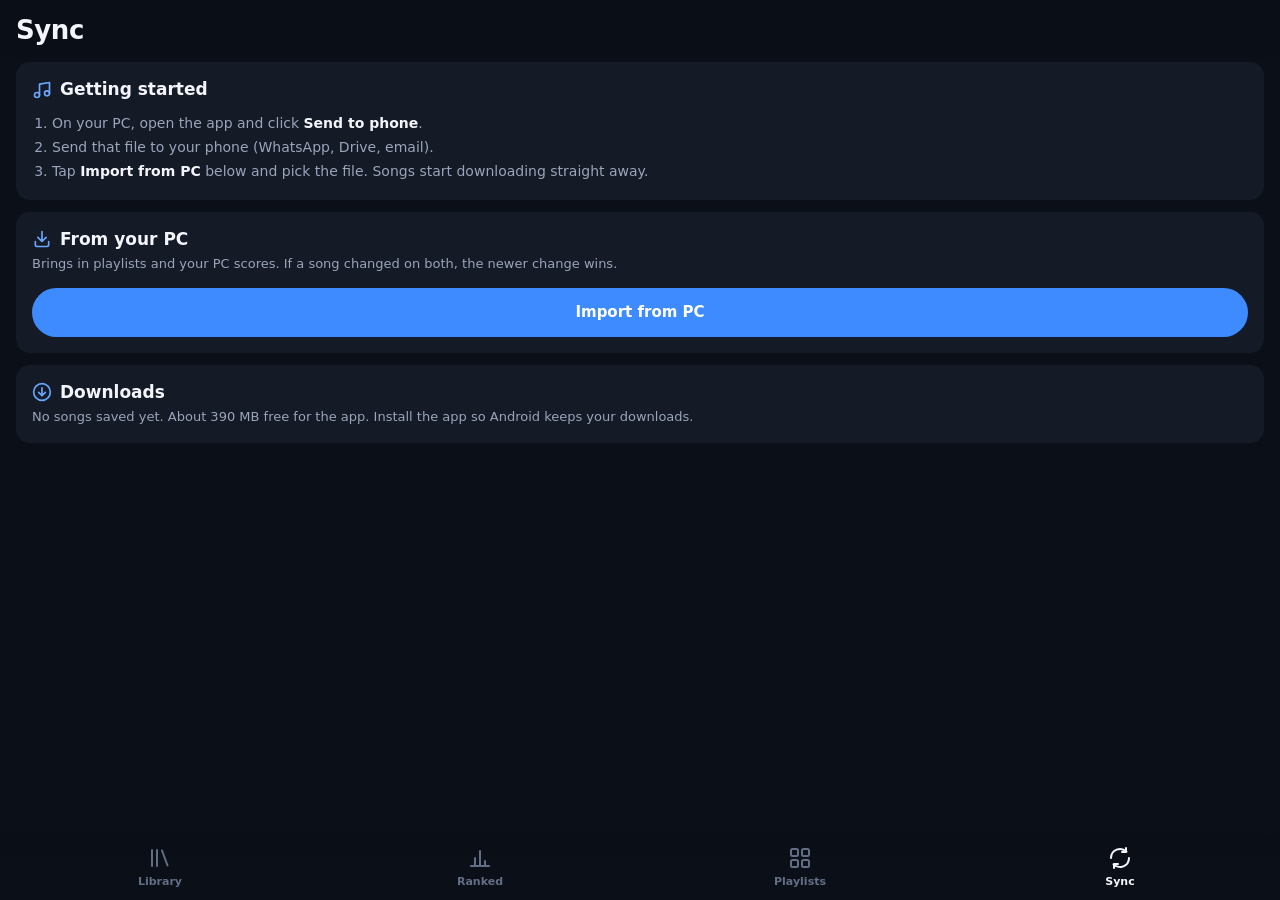
<file: phone/index.html>
<!doctype html>
<html lang="en">
<head>
<meta charset="utf-8">
<meta name="viewport" content="width=device-width, initial-scale=1, viewport-fit=cover">
<meta name="theme-color" content="#0b0f17">
<title>Nick's AniSong</title>
<link rel="manifest" href="manifest.webmanifest">
<link rel="icon" href="icon-192.png">
<link rel="apple-touch-icon" href="icon-192.png">
<link rel="stylesheet" href="style.css">
</head>
<body>
<svg width="0" height="0" style="position:absolute" aria-hidden="true">
  <symbol id="i-play" viewBox="0 0 24 24"><path fill="currentColor" d="M8 5.6v12.8a1 1 0 0 0 1.5.86l10.2-6.4a1 1 0 0 0 0-1.72L9.5 4.74A1 1 0 0 0 8 5.6z"/></symbol>
  <symbol id="i-pause" viewBox="0 0 24 24"><rect fill="currentColor" x="6" y="5" width="4" height="14" rx="1.2"/><rect fill="currentColor" x="14" y="5" width="4" height="14" rx="1.2"/></symbol>
  <symbol id="i-next" viewBox="0 0 24 24"><path fill="currentColor" d="M5 6.2v11.6a.8.8 0 0 0 1.24.67L15 12.67a.8.8 0 0 0 0-1.34L6.24 5.53A.8.8 0 0 0 5 6.2z"/><rect fill="currentColor" x="16.5" y="5.5" width="2.5" height="13" rx="1"/></symbol>
  <symbol id="i-prev" viewBox="0 0 24 24"><path fill="currentColor" d="M19 6.2v11.6a.8.8 0 0 1-1.24.67L9 12.67a.8.8 0 0 1 0-1.34l8.76-5.8A.8.8 0 0 1 19 6.2z"/><rect fill="currentColor" x="5" y="5.5" width="2.5" height="13" rx="1"/></symbol>
  <symbol id="i-shuffle" viewBox="0 0 24 24"><g fill="none" stroke="currentColor" stroke-width="2" stroke-linecap="round" stroke-linejoin="round"><path d="M16 4h4v4M4 20 20 4M20 16v4h-4M15 15l5 5M4 4l5 5"/></g></symbol>
  <symbol id="i-repeat" viewBox="0 0 24 24"><g fill="none" stroke="currentColor" stroke-width="2" stroke-linecap="round" stroke-linejoin="round"><path d="m17 2 4 4-4 4"/><path d="M3 11v-1a4 4 0 0 1 4-4h14M7 22l-4-4 4-4"/><path d="M21 13v1a4 4 0 0 1-4 4H3"/></g></symbol>
  <symbol id="i-repeat1" viewBox="0 0 24 24"><g fill="none" stroke="currentColor" stroke-width="2" stroke-linecap="round" stroke-linejoin="round"><path d="m17 2 4 4-4 4"/><path d="M3 11v-1a4 4 0 0 1 4-4h14M7 22l-4-4 4-4"/><path d="M21 13v1a4 4 0 0 1-4 4H3"/><path d="M11 10h1v4"/></g></symbol>
  <symbol id="i-more" viewBox="0 0 24 24"><circle fill="currentColor" cx="12" cy="5" r="1.8"/><circle fill="currentColor" cx="12" cy="12" r="1.8"/><circle fill="currentColor" cx="12" cy="19" r="1.8"/></symbol>
  <symbol id="i-back" viewBox="0 0 24 24"><path fill="none" stroke="currentColor" stroke-width="2.2" stroke-linecap="round" stroke-linejoin="round" d="m15 18-6-6 6-6"/></symbol>
  <symbol id="i-down" viewBox="0 0 24 24"><path fill="none" stroke="currentColor" stroke-width="2.2" stroke-linecap="round" stroke-linejoin="round" d="m6 9 6 6 6-6"/></symbol>
  <symbol id="i-right" viewBox="0 0 24 24"><path fill="none" stroke="currentColor" stroke-width="2" stroke-linecap="round" stroke-linejoin="round" d="m9 18 6-6-6-6"/></symbol>
  <symbol id="i-dl" viewBox="0 0 24 24"><g fill="none" stroke="currentColor" stroke-width="2" stroke-linecap="round" stroke-linejoin="round"><circle cx="12" cy="12" r="10"/><path d="M12 7v9M8 12.5l4 4 4-4"/></g></symbol>
  <symbol id="i-done" viewBox="0 0 24 24"><circle fill="currentColor" cx="12" cy="12" r="10"/><path fill="none" stroke="#0b0f17" stroke-width="2.4" stroke-linecap="round" stroke-linejoin="round" d="M8 12.5l2.8 2.8L16.5 9"/></symbol>
  <symbol id="i-stop" viewBox="0 0 24 24"><g fill="none" stroke="currentColor" stroke-width="2"><circle cx="12" cy="12" r="10"/></g><rect fill="currentColor" x="9" y="9" width="6" height="6" rx="1"/></symbol>
  <symbol id="i-trash" viewBox="0 0 24 24"><g fill="none" stroke="currentColor" stroke-width="2" stroke-linecap="round" stroke-linejoin="round"><path d="M3 6h18M8 6V4h8v2M19 6l-1 14H6L5 6M10 11v6M14 11v6"/></g></symbol>
  <symbol id="i-queue" viewBox="0 0 24 24"><g fill="none" stroke="currentColor" stroke-width="2" stroke-linecap="round" stroke-linejoin="round"><path d="M3 6h12M3 12h12M3 18h8M17 13v8M17 13l4-1.5"/></g></symbol>
  <symbol id="i-playnext" viewBox="0 0 24 24"><g fill="none" stroke="currentColor" stroke-width="2" stroke-linecap="round" stroke-linejoin="round"><path d="M3 6h11M3 12h7M3 18h7"/></g><path fill="currentColor" d="M14 11.2v7.6a.6.6 0 0 0 .9.5l6-3.8a.6.6 0 0 0 0-1l-6-3.8a.6.6 0 0 0-.9.5z"/></symbol>
  <symbol id="i-addq" viewBox="0 0 24 24"><g fill="none" stroke="currentColor" stroke-width="2" stroke-linecap="round" stroke-linejoin="round"><path d="M3 6h12M3 12h12M3 18h7M18 15v6M15 18h6"/></g></symbol>
  <symbol id="i-star" viewBox="0 0 24 24"><path fill="currentColor" d="M12 2.8l2.8 5.7 6.3.9-4.55 4.43 1.07 6.27L12 17.13 6.38 20.1l1.07-6.27L2.9 9.4l6.3-.9z"/></symbol>
  <symbol id="i-moon" viewBox="0 0 24 24"><path fill="none" stroke="currentColor" stroke-width="2" stroke-linecap="round" stroke-linejoin="round" d="M20.5 14.5A8.5 8.5 0 1 1 9.5 3.5a6.6 6.6 0 0 0 11 11z"/></symbol>
  <symbol id="i-file" viewBox="0 0 24 24"><g fill="none" stroke="currentColor" stroke-width="2" stroke-linecap="round" stroke-linejoin="round"><path d="M14 3H6a1 1 0 0 0-1 1v16a1 1 0 0 0 1 1h12a1 1 0 0 0 1-1V8z"/><path d="M14 3v5h5"/><circle cx="10.5" cy="16" r="1.8"/><path d="M12.3 16V10l3 1"/></g></symbol>
  <symbol id="i-yt" viewBox="0 0 24 24"><rect fill="currentColor" x="2" y="5" width="20" height="14" rx="4.5"/><path fill="#0b0f17" d="M10 8.8v6.4l5.4-3.2z"/></symbol>
  <symbol id="i-folder" viewBox="0 0 24 24"><path fill="currentColor" d="M3 6.5A1.5 1.5 0 0 1 4.5 5h4.6l2 2h8.4A1.5 1.5 0 0 1 21 8.5v9a1.5 1.5 0 0 1-1.5 1.5h-15A1.5 1.5 0 0 1 3 17.5z"/></symbol>
  <symbol id="i-music" viewBox="0 0 24 24"><g fill="none" stroke="currentColor" stroke-width="2" stroke-linecap="round" stroke-linejoin="round"><path d="M9 18V5l12-2v13"/><circle cx="6" cy="18" r="3"/><circle cx="18" cy="16" r="3"/></g></symbol>
  <symbol id="i-library" viewBox="0 0 24 24"><g fill="none" stroke="currentColor" stroke-width="2" stroke-linecap="round" stroke-linejoin="round"><path d="M4 4v16M9 4v16M14 4.5l5.5 15"/></g></symbol>
  <symbol id="i-chart" viewBox="0 0 24 24"><g fill="none" stroke="currentColor" stroke-width="2" stroke-linecap="round" stroke-linejoin="round"><path d="M7 20V12M12 20V5M17 20v-5M3 20h18"/></g></symbol>
  <symbol id="i-lists" viewBox="0 0 24 24"><g fill="none" stroke="currentColor" stroke-width="2" stroke-linecap="round" stroke-linejoin="round"><rect x="3" y="3" width="7" height="7" rx="1.5"/><rect x="14" y="3" width="7" height="7" rx="1.5"/><rect x="3" y="14" width="7" height="7" rx="1.5"/><rect x="14" y="14" width="7" height="7" rx="1.5"/></g></symbol>
  <symbol id="i-sync" viewBox="0 0 24 24"><g fill="none" stroke="currentColor" stroke-width="2" stroke-linecap="round" stroke-linejoin="round"><path d="M21 12a9 9 0 0 1-15.5 6.2M3 12A9 9 0 0 1 18.5 5.8M18 2v4h-4M6 22v-4h4"/></g></symbol>
  <symbol id="i-search" viewBox="0 0 24 24"><g fill="none" stroke="currentColor" stroke-width="2" stroke-linecap="round"><circle cx="11" cy="11" r="7"/><path d="m20 20-3.5-3.5"/></g></symbol>
  <symbol id="i-upload" viewBox="0 0 24 24"><g fill="none" stroke="currentColor" stroke-width="2" stroke-linecap="round" stroke-linejoin="round"><path d="M12 15V3M7 8l5-5 5 5M4 15v4a2 2 0 0 0 2 2h12a2 2 0 0 0 2-2v-4"/></g></symbol>
  <symbol id="i-import" viewBox="0 0 24 24"><g fill="none" stroke="currentColor" stroke-width="2" stroke-linecap="round" stroke-linejoin="round"><path d="M12 3v12M7 10l5 5 5-5M4 15v4a2 2 0 0 0 2 2h12a2 2 0 0 0 2-2v-4"/></g></symbol>
  <symbol id="i-up" viewBox="0 0 24 24"><path fill="none" stroke="currentColor" stroke-width="2.2" stroke-linecap="round" stroke-linejoin="round" d="m6 15 6-6 6 6"/></symbol>
  <symbol id="i-x" viewBox="0 0 24 24"><path fill="none" stroke="currentColor" stroke-width="2.2" stroke-linecap="round" d="M6 6l12 12M18 6 6 18"/></symbol>
</svg>

<header id="top">
  <button class="icon" id="back" aria-label="Back" hidden><svg><use href="#i-back"/></svg></button>
  <h1 id="title">Library</h1>
  <span class="grow"></span>
  <span id="topExtra"></span>
</header>

<main id="view"></main>

<div id="mini" hidden>
  <img id="miniCover" alt="">
  <div class="meta" id="miniOpen"><div class="t" id="miniTitle"></div><div class="s" id="miniSub"></div></div>
  <button class="icon" id="miniPlay" aria-label="Play or pause"><svg><use href="#i-play"/></svg></button>
  <button class="icon" id="miniNext" aria-label="Next"><svg><use href="#i-next"/></svg></button>
  <div id="miniBar"><i></i></div>
</div>

<nav id="tabs">
  <button data-tab="library" class="on"><svg><use href="#i-library"/></svg>Library</button>
  <button data-tab="ranked"><svg><use href="#i-chart"/></svg>Ranked</button>
  <button data-tab="lists"><svg><use href="#i-lists"/></svg>Playlists</button>
  <button data-tab="sync"><svg><use href="#i-sync"/></svg>Sync<b id="badge" hidden></b></button>
</nav>

<section id="player" class="layer" hidden>
  <div class="phead"><button class="icon" data-back aria-label="Close"><svg><use href="#i-down"/></svg></button>
    <div class="grow pfrom" id="pFrom"></div>
    <button class="icon" id="pMore" aria-label="More"><svg><use href="#i-more"/></svg></button></div>
  <div id="pMain">
    <div id="pArt"><img id="pCover" alt=""><div id="pYT"><div id="ytFrame"></div></div></div>
    <div class="prow">
      <div class="meta"><div class="ptitle" id="pTitle"></div><div class="psub" id="pSub"></div></div>
      <button class="pscore" id="pScore" aria-label="Rate this song"></button>
    </div>
    <input type="range" id="pSeek" min="0" max="1000" value="0" aria-label="Seek">
    <div class="ptimes"><span id="pNow">0:00</span><span id="pDur">0:00</span></div>
    <div class="pctl">
      <button class="icon sm" id="pShuffle" aria-label="Shuffle"><svg><use href="#i-shuffle"/></svg></button>
      <button class="icon md" id="pPrev" aria-label="Previous"><svg><use href="#i-prev"/></svg></button>
      <button class="icon big" id="pPlay" aria-label="Play or pause"><svg><use href="#i-play"/></svg></button>
      <button class="icon md" id="pNext" aria-label="Next"><svg><use href="#i-next"/></svg></button>
      <button class="icon sm" id="pRepeat" aria-label="Repeat"><svg><use href="#i-repeat"/></svg></button>
    </div>
  </div>
  <div id="pQueue" hidden></div>
  <div class="pfoot">
    <button class="icon sm" id="pSleep" aria-label="Sleep timer"><svg><use href="#i-moon"/></svg><span id="pSleepTxt"></span></button>
    <span class="grow"></span>
    <button class="icon sm" id="pQueueBtn" aria-label="Queue"><svg><use href="#i-queue"/></svg></button>
  </div>
</section>

<section id="rate" class="layer" hidden>
  <div class="phead"><button class="icon" data-back aria-label="Close"><svg><use href="#i-down"/></svg></button>
    <div class="grow pfrom" id="rCount"></div></div>
  <div id="rBody"></div>
</section>

<div id="shade" hidden></div>
<div id="menu" hidden></div>
<div id="toast"></div>
<input type="file" id="importFile" accept=".json,application/json" hidden>
<input type="file" id="audioFile" accept="audio/*" hidden>
<script src="app.js"></script>
</body>
</html>
</file>
<file: phone/style.css>
:root {
  --bg: #0b0f17; --raise: #141a26; --raise2: #1c2433; --raise3: #263045; --line: rgba(255,255,255,.07);
  --text: #f3f5fa; --muted: #9aa5ba; --faint: #626e85;
  --accent: #3d8bff; --accent2: #6aa6ff; --gold: #ffcb5c; --bad: #ff6b6b;
  --tint: 40, 70, 130; --nav: 64px; --mini: 0px;
}
* { box-sizing: border-box; -webkit-tap-highlight-color: transparent; }
html, body { margin: 0; background: var(--bg); color: var(--text); overscroll-behavior-y: contain; }
body { font: 15px/1.4 Inter, system-ui, -apple-system, "Segoe UI", Roboto, sans-serif; -webkit-font-smoothing: antialiased; }
body.mini { --mini: 68px; }
button, input, select, textarea { font: inherit; color: inherit; }
button { cursor: pointer; background: none; border: 0; padding: 0; }
[hidden] { display: none !important; }
svg { width: 24px; height: 24px; flex: none; }
.grow { flex: 1; min-width: 0; }
.sub { color: var(--muted); font-size: 13px; }

/* ---------- top bar ---------- */
header { position: sticky; top: 0; z-index: 5; display: flex; align-items: center; gap: 6px;
         padding: calc(12px + env(safe-area-inset-top)) 16px 10px; background: rgba(11,15,23,.92); backdrop-filter: blur(14px); }
header h1 { font-size: 26px; font-weight: 800; letter-spacing: -.4px; margin: 0; white-space: nowrap; overflow: hidden; text-overflow: ellipsis; }
#back { margin-left: -10px; }
main { padding: 4px 16px calc(var(--nav) + var(--mini) + 28px + env(safe-area-inset-bottom)); }

.icon { width: 42px; height: 42px; border-radius: 50%; display: inline-grid; place-items: center; flex: none; color: var(--text); transition: transform .12s; }
.icon:active { transform: scale(.9); }
.icon.sm { color: var(--muted); } .icon.sm.on { color: var(--accent2); }
.icon.sm svg { width: 22px; height: 22px; }
.icon.md svg { width: 34px; height: 34px; }
.icon.big { width: 68px; height: 68px; background: var(--text); color: var(--bg); }
.icon.big svg { width: 30px; height: 30px; }
.icon.round { width: 52px; height: 52px; background: var(--accent); color: #fff; box-shadow: 0 6px 20px rgba(61,139,255,.35); }
.icon.round svg { width: 24px; height: 24px; }

.btn { display: inline-flex; align-items: center; justify-content: center; gap: 8px; padding: 10px 16px; border-radius: 999px;
       background: var(--raise2); font-weight: 650; font-size: 14px; white-space: nowrap; }
.btn svg { width: 18px; height: 18px; }
.btn.primary { background: var(--accent); color: #fff; }
.btn.light { background: var(--text); color: var(--bg); }
.btn.wide { width: 100%; padding: 14px; font-size: 15px; }
.btn:disabled { opacity: .4; }
.btn:active { transform: scale(.97); }
.chips { display: flex; gap: 8px; overflow-x: auto; scrollbar-width: none; margin: 4px -16px 14px; padding: 0 16px; }
.chip { padding: 7px 14px; border-radius: 999px; background: var(--raise2); font-size: 13px; font-weight: 600; white-space: nowrap; flex: none; }
.chip.on { background: var(--accent); color: #fff; }
.search { display: flex; align-items: center; gap: 10px; padding: 0 14px; height: 44px; border-radius: 10px; background: var(--raise2); margin-bottom: 12px; color: var(--muted); }
.search input { flex: 1; background: none; border: 0; outline: none; color: var(--text); height: 100%; }
.search svg { width: 20px; height: 20px; }
.actions { display: flex; align-items: center; gap: 10px; margin: 2px 0 14px; }

/* ---------- song rows ---------- */
.song { display: flex; align-items: center; gap: 12px; padding: 7px 0; min-height: 64px; border-radius: 10px; }
.song:active { background: var(--raise); }
.song.now .t { color: var(--accent2); }
.song.off { opacity: .42; }
.cv { width: 50px; height: 50px; border-radius: 6px; object-fit: cover; flex: none; background: var(--raise3) center/24px no-repeat; }
img.ph { background-image: url("data:image/svg+xml,%3Csvg xmlns='http://www.w3.org/2000/svg' viewBox='0 0 24 24' fill='none' stroke='%23626e85' stroke-width='2' stroke-linecap='round'%3E%3Cpath d='M9 18V5l12-2v13'/%3E%3Ccircle cx='6' cy='18' r='3'/%3E%3Ccircle cx='18' cy='16' r='3'/%3E%3C/svg%3E"); background-repeat: no-repeat; background-position: center; background-size: 30%; }
.meta { flex: 1; min-width: 0; }
.t { font-weight: 600; white-space: nowrap; overflow: hidden; text-overflow: ellipsis; }
.s { color: var(--muted); font-size: 13px; margin-top: 2px; white-space: nowrap; overflow: hidden; text-overflow: ellipsis; display: flex; align-items: center; gap: 5px; }
.s svg { width: 14px; height: 14px; }
.s .got { color: var(--accent2); } .s .yt { color: #ff5c5c; }
.rank { width: 22px; text-align: center; color: var(--faint); font-weight: 700; font-size: 14px; flex: none; }
.score { min-width: 34px; text-align: right; font-weight: 700; color: var(--gold); flex: none; font-variant-numeric: tabular-nums; }
.score.none { color: var(--faint); font-weight: 500; }
.more { width: 34px; height: 44px; color: var(--muted); display: grid; place-items: center; flex: none; }
.more svg { width: 20px; height: 20px; }
.nudge { display: flex; flex-direction: column; flex: none; }
.nudge button { width: 26px; height: 20px; color: var(--muted); display: grid; place-items: center; }
.nudge svg { width: 16px; height: 16px; }

/* ---------- playlists ---------- */
.grid { display: grid; grid-template-columns: repeat(2, 1fr); gap: 16px 14px; }
.tile { text-align: left; min-width: 0; }
.tile .art { position: relative; aspect-ratio: 1; border-radius: 8px; overflow: hidden; background: var(--raise2); display: grid; grid-template-columns: 1fr 1fr; box-shadow: 0 8px 24px rgba(0,0,0,.35); }
.tile .art img { width: 100%; height: 100%; object-fit: cover; display: block; }
.tile .art.one { grid-template-columns: 1fr; }
.tile .art.fold { display: grid; place-items: center; background: linear-gradient(140deg, #24324f, #18202f); color: var(--accent2); grid-template-columns: 1fr; }
.tile .art.fold svg { width: 46%; height: 46%; }
.tile .art.star { display: grid; place-items: center; background: linear-gradient(140deg, #3d8bff, #7b4dff); color: #fff; grid-template-columns: 1fr; }
.tile .art.star svg { width: 42%; height: 42%; }
.tile .name { font-weight: 650; margin-top: 8px; white-space: nowrap; overflow: hidden; text-overflow: ellipsis; }
.tile .info { color: var(--muted); font-size: 12.5px; margin-top: 2px; }
.tile .bar { position: absolute; left: 8px; right: 8px; bottom: 8px; height: 4px; border-radius: 2px; background: rgba(0,0,0,.5); overflow: hidden; }
.tile .bar i { display: block; height: 100%; background: var(--accent2); }
.crumbs { color: var(--muted); font-size: 13px; margin: -4px 0 12px; }

.hero { margin: -4px -16px 6px; padding: 8px 16px 14px; background: linear-gradient(180deg, rgba(var(--tint), .55), transparent); }
.hero .art { width: 190px; height: 190px; margin: 6px auto 16px; border-radius: 6px; overflow: hidden; display: grid; grid-template-columns: 1fr 1fr;
             box-shadow: 0 16px 40px rgba(0,0,0,.5); background: var(--raise2); }
.hero .art.one { grid-template-columns: 1fr; }
.hero .art img { width: 100%; height: 100%; object-fit: cover; display: block; }
.hero h2 { font-size: 24px; margin: 0; font-weight: 800; letter-spacing: -.3px; }
.hero .info { color: var(--muted); font-size: 13px; margin-top: 4px; }
.prog { height: 3px; border-radius: 2px; background: var(--raise3); overflow: hidden; margin: 0 0 12px; }
.prog i { display: block; height: 100%; background: var(--accent2); transition: width .3s; }
.dlring { position: relative; }
.dlring small { position: absolute; inset: 0; display: grid; place-items: center; font-size: 9px; font-weight: 700; }

.card { background: var(--raise); border-radius: 14px; padding: 16px; margin-bottom: 12px; }
.card h3 { margin: 0 0 4px; font-size: 17px; display: flex; align-items: center; gap: 8px; }
.card h3 svg { width: 20px; height: 20px; color: var(--accent2); }
.empty { text-align: center; color: var(--muted); padding: 56px 24px; line-height: 1.6; }
.empty svg { width: 46px; height: 46px; color: var(--faint); margin-bottom: 10px; }
.empty b { color: var(--text); display: block; font-size: 18px; margin-bottom: 6px; }
.steps { margin: 10px 0 0; padding-left: 20px; color: var(--muted); font-size: 14px; line-height: 1.7; }
.steps b { color: var(--text); }
select.sel { appearance: none; padding: 8px 30px 8px 14px; border-radius: 999px; background: var(--raise2) url("data:image/svg+xml,%3Csvg xmlns='http://www.w3.org/2000/svg' viewBox='0 0 24 24' fill='none' stroke='%239aa5ba' stroke-width='2.5' stroke-linecap='round'%3E%3Cpath d='m6 9 6 6 6-6'/%3E%3C/svg%3E") right 10px center/14px no-repeat; border: 0; font-size: 13px; font-weight: 600; max-width: 62vw; }

/* ---------- mini player + tabs ---------- */
#mini { position: fixed; left: 8px; right: 8px; bottom: calc(var(--nav) + 6px + env(safe-area-inset-bottom)); z-index: 6;
        display: flex; align-items: center; gap: 10px; padding: 8px 6px 8px 8px; border-radius: 10px;
        background: #1c2638; background: color-mix(in srgb, rgb(var(--tint)) 45%, #161d2b);
        box-shadow: 0 8px 28px rgba(0,0,0,.45); overflow: hidden; }
#mini img { width: 44px; height: 44px; border-radius: 6px; object-fit: cover; background-color: var(--raise3); }
#mini .t { font-size: 14px; } #mini .s { font-size: 12.5px; }
#miniBar { position: absolute; left: 8px; right: 8px; bottom: 0; height: 2px; background: rgba(255,255,255,.15); }
#miniBar i { display: block; height: 100%; width: 0; background: var(--text); }
#tabs { position: fixed; left: 0; right: 0; bottom: 0; z-index: 6; display: flex; height: calc(var(--nav) + env(safe-area-inset-bottom));
        padding-bottom: env(safe-area-inset-bottom); background: linear-gradient(180deg, rgba(11,15,23,.85), #0b0f17 40%); backdrop-filter: blur(10px); }
#tabs button { flex: 1; display: flex; flex-direction: column; align-items: center; justify-content: center; gap: 4px;
               font-size: 11px; font-weight: 600; color: var(--faint); position: relative; }
#tabs button.on { color: var(--text); }
#badge { position: absolute; top: 7px; left: calc(50% + 6px); background: var(--bad); color: #fff; font-size: 10px; min-width: 17px;
         height: 17px; line-height: 17px; border-radius: 9px; padding: 0 4px; }

/* ---------- full player + rate ---------- */
.layer { position: fixed; inset: 0; z-index: 10; overflow-y: auto; padding: env(safe-area-inset-top) 22px calc(22px + env(safe-area-inset-bottom));
         background: linear-gradient(180deg, color-mix(in srgb, rgb(var(--tint)) 70%, #0b0f17) 0%, #0b0f17 78%); }
.phead { display: flex; align-items: center; height: 58px; gap: 4px; }
.phead .icon:first-child { margin-left: -10px; }
.pfrom { text-align: center; font-size: 12px; font-weight: 700; letter-spacing: .8px; text-transform: uppercase; color: rgba(255,255,255,.75);
         white-space: nowrap; overflow: hidden; text-overflow: ellipsis; }
#pMain { display: flex; flex-direction: column; max-width: 440px; margin: 0 auto; }
#pArt { position: relative; width: 100%; aspect-ratio: 1; margin: 14px 0 26px; }
#pCover { width: 100%; height: 100%; border-radius: 8px; object-fit: cover; background-color: var(--raise2); box-shadow: 0 18px 50px rgba(0,0,0,.5); }
#pYT { display: none; position: absolute; inset: 15% 0; border-radius: 8px; overflow: hidden; background: #000; box-shadow: 0 18px 50px rgba(0,0,0,.5); }
#pYT iframe { width: 100%; height: 100%; border: 0; display: block; }
#player.yt #pYT { display: block; } #player.yt #pCover { visibility: hidden; }
.prow { display: flex; align-items: center; gap: 12px; }
.ptitle { font-size: 22px; font-weight: 800; letter-spacing: -.3px; white-space: nowrap; overflow: hidden; text-overflow: ellipsis; }
.psub { color: rgba(255,255,255,.7); margin-top: 3px; white-space: nowrap; overflow: hidden; text-overflow: ellipsis; }
.pscore { display: flex; align-items: center; gap: 5px; padding: 8px 12px; border-radius: 999px; background: rgba(255,255,255,.1); color: var(--gold); font-weight: 800; flex: none; }
.pscore svg { width: 16px; height: 16px; }
.pscore.none { color: rgba(255,255,255,.75); font-weight: 600; font-size: 13px; }
input[type=range] { -webkit-appearance: none; appearance: none; background: transparent; width: 100%; height: 24px; --p: 0%; }
input[type=range]::-webkit-slider-runnable-track { height: 4px; border-radius: 2px; background: linear-gradient(90deg, var(--text) var(--p), rgba(255,255,255,.22) var(--p)); }
input[type=range]::-webkit-slider-thumb { -webkit-appearance: none; width: 14px; height: 14px; border-radius: 50%; background: var(--text); margin-top: -5px; }
#pSeek { margin: 22px 0 0; }
.ptimes { display: flex; justify-content: space-between; color: rgba(255,255,255,.6); font-size: 12px; font-variant-numeric: tabular-nums; }
.pctl { display: flex; align-items: center; justify-content: space-between; margin-top: 12px; }
.pfoot { display: flex; align-items: center; margin: 18px auto 0; max-width: 440px; }
#pSleep { width: auto; padding: 0 10px; gap: 6px; border-radius: 999px; font-size: 12px; font-weight: 700; }
#pQueue h4 { margin: 10px 0 4px; color: rgba(255,255,255,.7); font-size: 12px; text-transform: uppercase; letter-spacing: 1px; }

#rBody { max-width: 440px; margin: 0 auto; }
.rart { position: relative; width: 70%; aspect-ratio: 1; margin: 10px auto 18px; }
.rart img { width: 100%; height: 100%; border-radius: 8px; object-fit: cover; background-color: var(--raise2); box-shadow: 0 14px 40px rgba(0,0,0,.45); }
.rart iframe { position: absolute; inset: 15% -21%; width: 142%; height: 70%; border: 0; border-radius: 8px; }
.rinfo { text-align: center; }
.rinfo .ptitle { white-space: normal; }
.rplay { display: flex; align-items: center; gap: 12px; margin-top: 14px; }
.rplay .icon.big { width: 48px; height: 48px; } .rplay .icon.big svg { width: 22px; height: 22px; }
.rtime { font-size: 12px; color: rgba(255,255,255,.6); font-variant-numeric: tabular-nums; min-width: 72px; text-align: right; }
.rform { margin-top: 18px; }
.rform label { display: block; color: rgba(255,255,255,.7); font-size: 12px; font-weight: 700; text-transform: uppercase; letter-spacing: 1px; margin: 12px 0 6px; }
.rform input, .rform textarea { width: 100%; padding: 12px 14px; border-radius: 12px; background: rgba(255,255,255,.08); border: 1px solid transparent; outline: none; }
.rform input { font-size: 30px; font-weight: 800; text-align: center; color: var(--gold); }
.rform input::placeholder { color: rgba(255,255,255,.3); font-weight: 600; font-size: 20px; }
.rform textarea { min-height: 60px; resize: vertical; }
.rform input:focus, .rform textarea:focus { border-color: var(--accent); }
.rbtns { display: flex; gap: 10px; margin-top: 16px; }
.rbtns .btn { flex: 1; padding: 14px; }
.rnote { text-align: center; color: rgba(255,255,255,.7); margin-top: 12px; font-size: 14px; }
.err { color: var(--bad); font-size: 13px; min-height: 18px; margin-top: 6px; text-align: center; }

/* ---------- sheets + toast ---------- */
#shade { position: fixed; inset: 0; z-index: 20; background: rgba(0,0,0,.55); }
#menu { position: fixed; left: 0; right: 0; bottom: 0; z-index: 21; background: var(--raise); border-radius: 16px 16px 0 0;
        padding: 6px 8px calc(12px + env(safe-area-inset-bottom)); max-height: 82vh; overflow-y: auto; animation: up .18s ease-out; }
@keyframes up { from { transform: translateY(30%); opacity: 0; } }
#menu::before { content: ""; display: block; width: 36px; height: 4px; border-radius: 2px; background: var(--raise3); margin: 4px auto 6px; }
#menu .mhead { display: flex; gap: 12px; align-items: center; padding: 8px 10px 14px; border-bottom: 1px solid var(--line); margin-bottom: 4px; }
#menu button.mi { display: flex; width: 100%; gap: 16px; align-items: center; padding: 13px 12px; border-radius: 10px; text-align: left; font-weight: 500; }
#menu button.mi svg { width: 22px; height: 22px; color: var(--muted); }
#menu button.mi:active { background: var(--raise2); }
#menu button.mi.danger, #menu button.mi.danger svg { color: var(--bad); }
#menu button.mi.on, #menu button.mi.on svg { color: var(--accent2); }
#toast { position: fixed; left: 50%; bottom: calc(var(--nav) + var(--mini) + 20px + env(safe-area-inset-bottom)); transform: translate(-50%, 16px);
         background: var(--text); color: var(--bg); padding: 11px 18px; border-radius: 10px; font-size: 14px; font-weight: 600; z-index: 30;
         opacity: 0; pointer-events: none; transition: .22s; width: max-content; max-width: 88vw; text-align: center; box-shadow: 0 8px 24px rgba(0,0,0,.4); }
#toast.show { opacity: 1; transform: translate(-50%, 0); }
</file>
